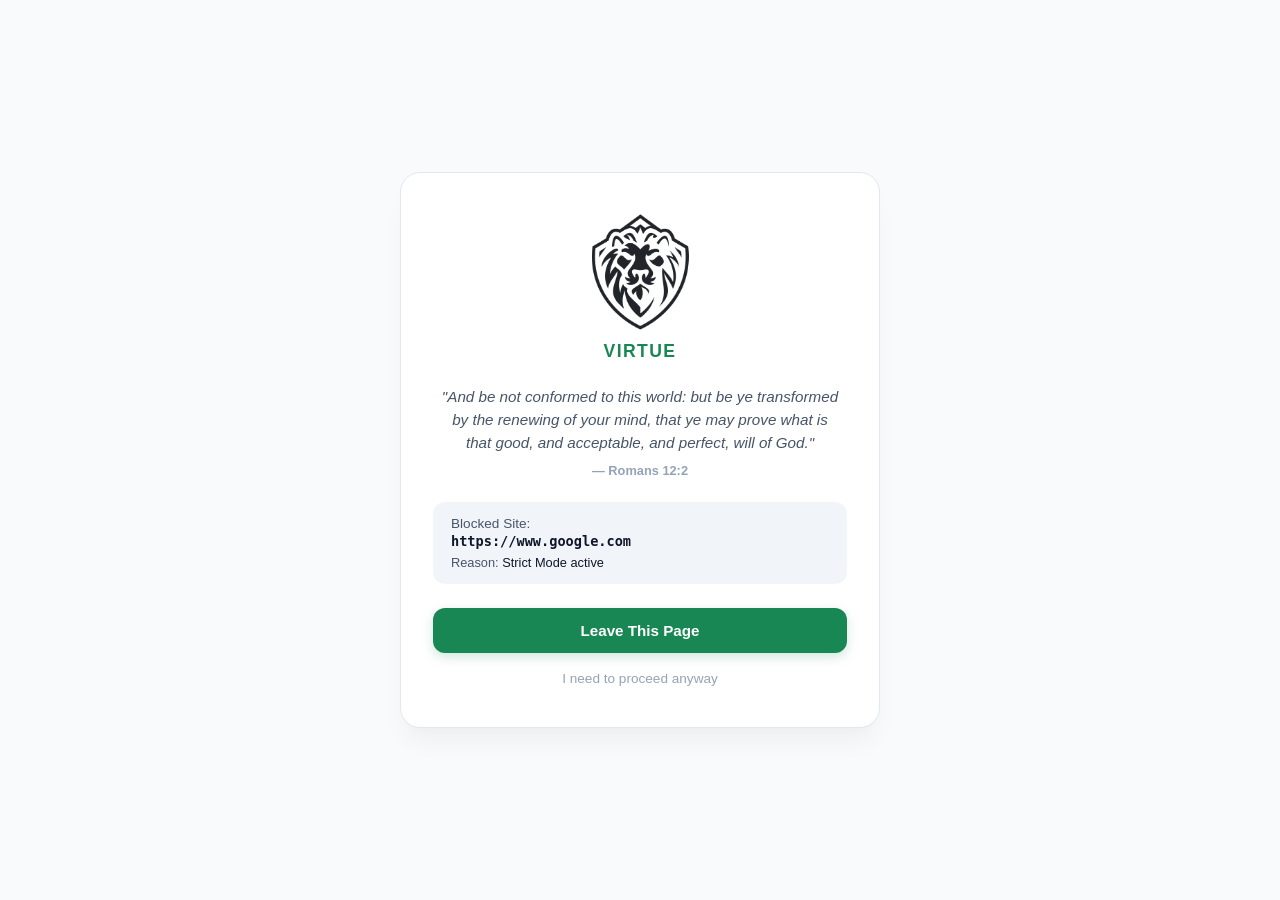
<file: blocked.html>
<!DOCTYPE html>
<html lang="en">
<head>
  <meta charset="utf-8">
  <meta name="viewport" content="width=device-width, initial-scale=1.0">
  <title>Pause & Reflect — Virtue</title>
  <style>
    :root {
      --bg-color: #f8fafc;
      --card-bg: #ffffff;
      --text-main: #0f172a;
      --text-muted: #475569;
      --accent-color: #198754;
      --accent-hover: #146c43;
      --border-color: #e2e8f0;
      --danger-color: #dc2626;
    }

    * {
      box-sizing: border-box;
      margin: 0;
      padding: 0;
    }

    body {
      font-family: -apple-system, BlinkMacSystemFont, "Segoe UI", Roboto, sans-serif;
      background-color: var(--bg-color);
      color: var(--text-main);
      display: flex;
      align-items: center;
      justify-content: center;
      min-height: 100vh;
      padding: 24px;
    }

    .card {
      background: var(--card-bg);
      border-radius: 20px;
      box-shadow: 0 20px 25px -5px rgba(0, 0, 0, 0.04), 0 8px 10px -6px rgba(0, 0, 0, 0.02);
      width: 100%;
      max-width: 480px;
      padding: 40px 32px;
      text-align: center;
      border: 1px solid var(--border-color);
    }

    .brand-header {
      display: flex;
      flex-direction: column;
      align-items: center;
      gap: 10px;
      margin-bottom: 24px;
    }

    .brand-header img {
      height: 118px;
      width: auto;
      object-fit: contain;
    }

    .brand-title {
      font-size: 1.1rem;
      font-weight: 800;
      letter-spacing: 0.08em;
      color: var(--accent-color);
    }

    /* Clean Editorial Scripture */
    .scripture-container {
      margin-bottom: 24px;
      padding: 0 8px;
    }

    .scripture-text {
      font-size: 0.95rem;
      font-style: italic;
      color: var(--text-muted);
      line-height: 1.5;
      margin-bottom: 8px;
    }

    .scripture-ref {
      font-size: 0.8rem;
      font-weight: 600;
      color: #94a3b8;
    }

    /* Streamlined Context Info */
    .context-banner {
      background: #f1f5f9;
      border-radius: 12px;
      padding: 14px 18px;
      margin-bottom: 24px;
      text-align: left;
      font-size: 0.85rem;
      color: var(--text-muted);
    }

    .context-banner .target-url {
      font-family: monospace;
      color: var(--text-main);
      font-weight: 600;
      word-break: break-all;
      margin-top: 2px;
    }

    /* Clean Accordion */
    .approved-accordion {
      margin-bottom: 24px;
      border: 1px solid var(--border-color);
      border-radius: 12px;
      text-align: left;
      overflow: hidden;
      background: #ffffff;
    }

    .approved-accordion summary {
      padding: 12px 16px;
      font-size: 0.85rem;
      font-weight: 600;
      color: var(--accent-color);
      cursor: pointer;
      background: #f8fafc;
      user-select: none;
    }

    .approved-list-content {
      max-height: 130px;
      overflow-y: auto;
      padding: 12px 16px;
      border-top: 1px solid var(--border-color);
      font-size: 0.83rem;
    }

    .approved-list-content ul {
      padding-left: 16px;
      margin: 0;
    }

    .approved-list-content li {
      margin-bottom: 4px;
    }

    .approved-list-content a {
      color: #2563eb;
      text-decoration: none;
    }

    /* Primary CTA */
    .btn-safety {
      background-color: var(--accent-color);
      color: white;
      border: none;
      padding: 14px 20px;
      font-size: 0.95rem;
      font-weight: 600;
      border-radius: 12px;
      cursor: pointer;
      width: 100%;
      transition: background-color 0.2s ease, transform 0.1s ease;
      box-shadow: 0 4px 12px rgba(25, 135, 84, 0.2);
    }

    .btn-safety:hover {
      background-color: var(--accent-hover);
    }

    .override-link {
      display: inline-block;
      margin-top: 18px;
      font-size: 0.85rem;
      color: #94a3b8;
      text-decoration: none;
      cursor: pointer;
    }

    .override-link:hover {
      color: var(--text-muted);
      text-decoration: underline;
    }

    /* Override Panel & PIN Styles */
    .pin-box {
      margin-top: 20px;
      padding-top: 20px;
      border-top: 1px dashed var(--border-color);
      text-align: left;
    }

    .warning-box {
      background-color: #fef2f2;
      border: 1px solid #fee2e2;
      color: #991b1b;
      padding: 12px 14px;
      border-radius: 10px;
      font-size: 0.82rem;
      line-height: 1.4;
      margin-bottom: 14px;
    }

    .pin-controls {
      display: flex;
      gap: 10px;
      align-items: center;
      margin-bottom: 12px;
    }

    input[type="password"] {
      width: 110px;
      padding: 10px;
      font-size: 1.1rem;
      text-align: center;
      letter-spacing: 4px;
      border: 1px solid var(--border-color);
      border-radius: 10px;
      outline: none;
    }

    input[type="password"]:focus {
      border-color: var(--accent-color);
      box-shadow: 0 0 0 3px rgba(25, 135, 84, 0.1);
    }

    .btn-override {
      background-color: var(--danger-color);
      color: white;
      border: none;
      padding: 10px 16px;
      font-size: 0.88rem;
      font-weight: 600;
      border-radius: 10px;
      cursor: pointer;
      flex-grow: 1;
    }

    .btn-override:hover {
      background-color: #b91c1c;
    }

    .checkbox-container {
      display: flex;
      align-items: flex-start;
      gap: 8px;
      font-size: 0.82rem;
      color: var(--text-muted);
      cursor: pointer;
      margin-top: 12px;
    }

    .forgot-pin-link {
      display: inline-block;
      font-size: 0.8rem;
      color: #94a3b8;
      text-decoration: none;
      cursor: pointer;
      margin-top: 10px;
    }

    .forgot-pin-link:hover {
      color: var(--accent-color);
      text-decoration: underline;
    }

    .hidden {
      display: none !important;
    }
  </style>
</head>
<body>

  <div class="card">
    <div class="brand-header">
      <img src="virtue_logo.png" alt="Virtue Logo">
      <div class="brand-title">VIRTUE</div>
    </div>

    <div class="scripture-container">
      <div class="scripture-text" id="scriptureText">"There hath no temptation taken you but such as is common to man: but God is faithful..."</div>
      <div class="scripture-ref" id="scriptureRef">1 Corinthians 10:13</div>
    </div>

    <!-- Context Info -->
    <div class="context-banner">
      <div>Blocked Site:</div>
      <div class="target-url" id="targetUrlDisplay">https://www.facebook.com/</div>
      <div style="margin-top: 6px; font-size: 0.8rem;">Reason: <span id="reasonDisplay" style="color: var(--text-main);">Strict Mode active</span></div>
    </div>

    <!-- Approved Sites Accordion -->
    <details class="approved-accordion hidden" id="approvedAccordion">
      <summary id="accordionSummaryTitle">View Approved Sites (0 allowed)</summary>
      <div class="approved-list-content">
        <ul id="approvedSitesList"></ul>
      </div>
    </details>

    <button class="btn-safety" id="safetyBtn">Leave This Page</button>

    <div>
      <a class="override-link" id="revealOverrideLink">I need to proceed anyway</a>
    </div>

    <!-- Override Panel -->
    <div class="pin-box hidden" id="overridePanel">
      <div class="warning-box">
        ⚠️ <strong>Accountability Notice:</strong> Entering your PIN will override this block and log this event to <span id="partnerName">your partner</span>'s report.
      </div>

      <div class="pin-controls">
        <input type="password" id="pinInput" maxlength="4" placeholder="••••" inputmode="numeric">
        <button class="btn-override" id="confirmOverrideBtn">Unlock & Proceed</button>
      </div>

      <label class="checkbox-container">
        <input type="checkbox" id="permanentAddCheckbox">
        <span>Permanently add this site to my Approved List</span>
      </label>

      <div>
        <a class="forgot-pin-link" id="forgotPinLink">Forgot PIN?</a>
      </div>
    </div>
  </div>

  <script src="blocked.js"></script>
</body>
</html>
</file>
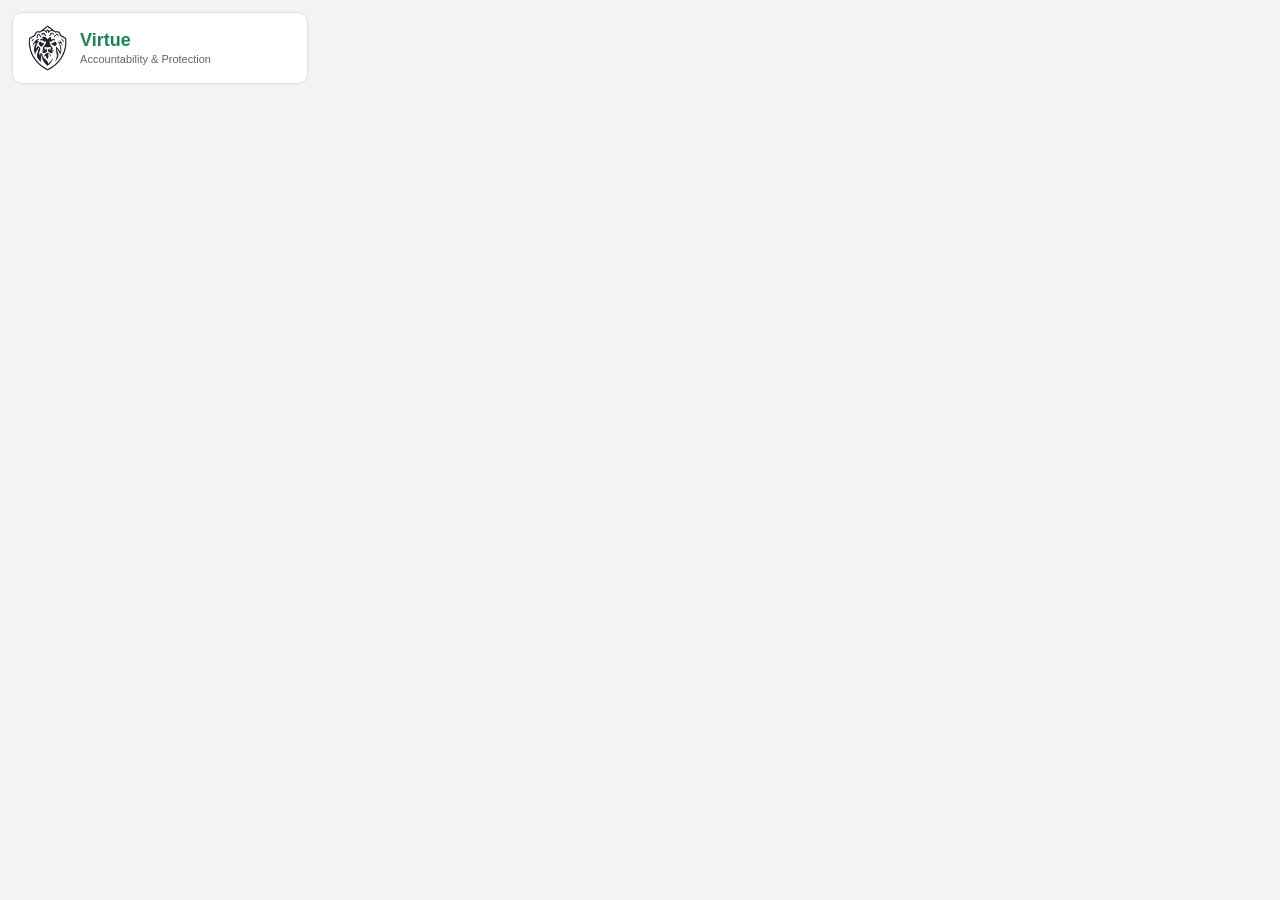
<file: popup.html>
<!DOCTYPE html>
<html>
<head>
  <meta charset="utf-8">
  <meta name="viewport" content="width=device-width, initial-scale=1.0">
  <title>Virtue Protection</title>
  <link rel="stylesheet" href="popup.css">
</head>
<body>

  <div class="brand-header">
    <img src="docs/virtue_logo.png" alt="Virtue Logo">
    <div>
      <h2>Virtue</h2>
      <p>Accountability & Protection</p>
    </div>
  </div>

  <!-- NON-CHROME BROWSER WARNING CARD (Hidden by default) -->
  <div id="browserWarningCard" class="card hidden" style="border-left: 3px solid #f59e0b; background-color: #fffbeb; padding: 12px; margin-bottom: 12px; display: none;">
    <div style="font-weight: 600; color: #b45309; font-size: 12px; margin-bottom: 4px;">⚠️ Google Chrome Required</div>
    <p id="browserWarningText" style="font-size: 11px; color: #92400e; line-height: 1.4; margin: 0;">
      Virtue uses native profile synchronization and requires Google Chrome to function correctly. Please open Virtue in Chrome.
    </p>
  </div>

  <div id="setupScreen" class="screen hidden">
    <div id="authStepContainer" class="card">
      <p style="font-size: 12px; color: var(--text-muted); text-align: center; margin-bottom: 12px;">
        Connect your primary Google Account to link your accountability vault.
      </p>
      <button id="authGoogleBtn" class="btn btn-outline" style="background-color: #ffffff;">
        <svg width="18" height="18" viewBox="0 0 18 18" xmlns="http://www.w3.org/2000/svg">
          <path d="M17.64 9.205c0-.639-.057-1.252-.164-1.841H9v3.481h4.844a4.14 4.14 0 0 1-1.796 2.716v2.259h2.908c1.702-1.567 2.684-3.875 2.684-6.615z" fill="#4285F4"/>
          <path d="M9 18c2.43 0 4.467-.806 5.956-2.18l-2.908-2.259c-.806.54-1.837.86-3.048.86-2.344 0-4.328-1.584-5.036-3.711H.957v2.332A8.997 8.997 0 0 0 9 18z" fill="#34A853"/>
          <path d="M3.964 10.71A5.41 5.41 0 0 1 3.682 9c0-.593.102-1.17.282-1.71H4.958H.957A8.996 8.996 0 0 0 0 9c0 1.452.348 2.827.957 4.042l3.007-2.332z" fill="#FBBC05"/>
          <path d="M9 3.58c1.321 0 2.508.454 3.44 1.345l2.582-2.58C13.463.891 11.426 0 9 0A8.997 8.997 0 0 0 .957 4.958L3.964 7.29C4.672 5.163 6.656 3.58 9 3.58z" fill="#EA4335"/>
        </svg>
        <span>Connect Google Account</span>
      </button>
    </div>

    <div id="existingVaultNotice" class="hidden" style="background: #e8f5e9; border-left: 3px solid var(--primary); padding: 8px 10px; border-radius: 6px; margin-bottom: 10px; font-size: 11px; color: #1b5e20;">
      <span id="existingVaultText">👋 Welcome back! Found existing Virtue vault.</span>
    </div>

    <div id="profileFormFields" class="card hidden">
      <div id="userNameGroup">
        <label class="info-label" for="userNameInput">Your Name</label>
        <input type="text" id="userNameInput" placeholder="e.g., John Adams">
      </div>

      <div id="partnerNameGroup">
        <label class="info-label" for="partnerNameInput">Accountability Partner's Name</label>
        <input type="text" id="partnerNameInput" placeholder="e.g., George Washington">
      </div>

      <div id="partnerEmailGroup">
        <label class="info-label" for="partnerEmailInput">Partner's Email Address</label>
        <input type="email" id="partnerEmailInput" placeholder="e.g., trustedfriend@email.com">
      </div>

      <div>
        <label id="pinLabelText" class="info-label" for="masterPinInput">Create a 4-Digit Master PIN</label>
        <input type="password" id="masterPinInput" maxlength="4" placeholder="••••" inputmode="numeric" required>
      </div>

      <!-- Incognito Protection Guidance Box -->
      <div style="background: var(--warning-bg); border-left: 3px solid var(--warning-border); padding: 8px 10px; border-radius: 6px; margin: 12px 0 8px 0;">
        <div class="info-label" style="color: var(--warning-text); font-size: 10px; margin-bottom: 2px;">🛡️ RECOMMENDED: INCOGNITO PROTECTION</div>
        <p style="font-size: 11px; color: var(--warning-text); line-height: 1.35; margin: 0 0 8px 0;">
          To monitor Incognito windows, Chrome requires enabling <strong>Allow in Incognito</strong> in extension settings.
        </p>
        <button id="openExtensionSettingsBtn" type="button" class="btn btn-outline" style="font-size: 11px; padding: 5px 8px; background: #ffffff; width: 100%;">
          ⚙️ Open Chrome Settings to Enable
        </button>
      </div>

      <button id="completeSetupBtn" class="btn btn-primary" style="margin-top: 6px;">
        Complete Setup & Activate
      </button>
    </div>

    <p id="status" class="status-text" style="font-size: 11px; text-align: center; margin-top: 6px;"></p>
  </div>

  <div id="dashboardScreen" class="screen hidden">
    <!-- TOOLBAR / STATUS HEADER -->
    <div style="display: flex; justify-content: space-between; align-items: center; margin-bottom: 10px; padding: 0 2px;">
      <span id="syncBadge" class="badge">🟢 PROTECTION ACTIVE</span>
      <button id="openSettingsBtn" title="Settings" class="btn-icon-link">
        <svg width="14" height="14" viewBox="0 0 24 24" fill="none" stroke="currentColor" stroke-width="2" stroke-linecap="round" stroke-linejoin="round"><circle cx="12" cy="12" r="3"></circle><path d="M19.4 15a1.65 1.65 0 0 0 .33 1.82l.06.06a2 2 0 0 1 0 2.83 2 2 0 0 1-2.83 0l-.06-.06a1.65 1.65 0 0 0-1.82-.33 1.65 1.65 0 0 0-1 1.51V21a2 2 0 0 1-2 2 2 2 0 0 1-2-2v-.09A1.65 1.65 0 0 0 9 19.4a1.65 1.65 0 0 0-1.82.33l-.06.06a2 2 0 0 1-2.83 0 2 2 0 0 1 0-2.83l.06-.06a1.65 1.65 0 0 0 .33-1.82 1.65 1.65 0 0 0-1.51-1H3a2 2 0 0 1-2-2 2 2 0 0 1 2-2h.09A1.65 1.65 0 0 0 4.6 9a1.65 1.65 0 0 0-.33-1.82l-.06-.06a2 2 0 0 1 0-2.83 2 2 0 0 1 2.83 0l.06.06a1.65 1.65 0 0 0 1.82.33H9a1.65 1.65 0 0 0 1-1.51V3a2 2 0 0 1 2-2 2 2 0 0 1 2 2v.09a1.65 1.65 0 0 0 1 1.51 1.65 1.65 0 0 0 1.82-.33l.06-.06a2 2 0 0 1 2.83 0 2 2 0 0 1 0 2.83l-.06-.06a1.65 1.65 0 0 0-.33 1.82V9a1.65 1.65 0 0 0 1.51 1H21a2 2 0 0 1 2 2 2 2 0 0 1-2 2h-.09a1.65 1.65 0 0 0-1.51 1z"></path></svg>
        <span>Settings</span>
      </button>
    </div>

    <!-- ACCOUNT INFO CARD -->
    <div class="card" style="padding: 12px 14px; margin-bottom: 12px;">
      <div style="padding-bottom: 8px; border-bottom: 1px solid var(--border);">
        <span class="info-label">CONNECTED ACCOUNT</span>
        <div id="accountDisplay" class="info-value">Loading...</div>
      </div>
      <div style="padding-top: 8px;">
        <span class="info-label">ACCOUNTABILITY PARTNER</span>
        <div id="partnerDisplayEmail" class="info-value">Loading...</div>
      </div>
    </div>

    <!-- MAIN ACTION BUTTON -->
    <a id="viewSheetLink" href="#" target="_blank" class="btn btn-primary" style="text-decoration: none; margin-bottom: 10px; display: flex; align-items: center; justify-content: center; gap: 8px;">
      <span>Open Accountability Report</span>
      <svg width="14" height="14" viewBox="0 0 24 24" fill="none" stroke="currentColor" stroke-width="2.5" stroke-linecap="round" stroke-linejoin="round"><path d="M18 13v6a2 2 0 0 1-2 2H5a2 2 0 0 1-2-2V8a2 2 0 0 1 2-2h6"></path><polyline points="15 3 21 3 21 9"></polyline><line x1="10" y1="14" x2="21" y2="3"></line></svg>
    </a>

    <!-- UNLOCK PIN AREA -->
    <div id="pinPromptArea" class="card hidden" style="border-color: var(--primary);">
      <label id="pinLabel" for="verifyPinInput" class="info-label" style="color: var(--primary);">Enter 4-Digit Master PIN</label>
      <div style="display: flex; gap: 6px; margin-top: 4px;">
        <input type="password" id="verifyPinInput" maxlength="4" placeholder="••••" inputmode="numeric" style="margin: 0; flex: 1;">
        <button id="submitPinBtn" class="btn btn-primary" style="width: auto; padding: 0 14px;">Unlock</button>
        <button id="cancelPinBtn" class="btn btn-secondary" style="width: auto; padding: 0 10px;">Cancel</button>
      </div>
      <a id="forgotPinLink" href="#" style="font-size: 11px; color: var(--text-muted); display: block; margin-top: 6px; text-align: center; text-decoration: none;">Forgot PIN?</a>
    </div>
  </div>

  <div id="settingsScreen" class="screen hidden">
    <button id="backToDashboardBtn" class="btn btn-secondary" style="margin-bottom: 10px; font-size: 12px; padding: 7px;">
      ← Back to Dashboard
    </button>

    <!-- PROFILE SETTINGS AT THE TOP -->
    <div class="card" style="margin-bottom: 10px;">
      <div class="info-label" style="font-size: 11px; margin-bottom: 8px;">PROFILE SETTINGS</div>
      
      <label class="info-label" for="editUserNameInput">YOUR NAME</label>
      <input type="text" id="editUserNameInput">

      <label class="info-label" for="editPartnerNameInput">PARTNER NAME</label>
      <input type="text" id="editPartnerNameInput">

      <label class="info-label" for="editPartnerEmailInput">PARTNER EMAIL</label>
      <input type="email" id="editPartnerEmailInput">

      <div id="emailWarningNotice" style="background: var(--warning-bg); border-left: 3px solid var(--warning-border); padding: 6px 8px; border-radius: 4px; font-size: 10px; color: var(--warning-text); margin-bottom: 8px;">
        ⚠️ Changing email dispatches an alert to your existing partner.
      </div>

      <button id="saveProfileBtn" class="btn btn-primary">
        Save Profile
      </button>
      <p id="profileStatusText" style="font-size: 11px; text-align: center; margin-top: 4px; display: none;"></p>
    </div>

    <!-- WEEKLY ACCOUNTABILITY REPORT STATUS CARD -->
    <div class="card" style="margin-bottom: 10px;">
      <div class="info-label" style="font-size: 11px; margin-bottom: 6px;">WEEKLY ACCOUNTABILITY REPORT</div>
      <p style="font-size: 11px; color: var(--text-muted); margin-bottom: 12px; line-height: 1.35;">
        Sent automatically every Monday at 9:00 AM local time.
      </p>

      <div style="background: var(--input-bg); border: 1px solid var(--border); border-radius: 6px; padding: 10px 12px; margin-bottom: 12px;">
        <div style="display: flex; justify-content: space-between; align-items: center; margin-bottom: 6px;">
          <span style="font-size: 10px; font-weight: 700; color: var(--text-muted); text-transform: uppercase;">Last Sent</span>
          <span id="lastSentDisplay" style="font-size: 11px; font-weight: 700; color: var(--text-main);">Never</span>
        </div>
        <div style="display: flex; justify-content: space-between; align-items: center;">
          <span style="font-size: 10px; font-weight: 700; color: var(--text-muted); text-transform: uppercase;">Next Scheduled</span>
          <span id="nextDueDisplay" style="font-size: 11px; font-weight: 700; color: var(--primary);">Mon, Oct 19, 9:00 AM</span>
        </div>
      </div>

      <button id="btnSendTestReport" class="btn btn-outline" style="font-size: 11px; padding: 7px; width: 100%;">
        Send Test Report Now
      </button>
      <p id="testReportFeedback" style="font-size: 11px; text-align: center; margin-top: 6px; margin-bottom: 0; display: none;"></p>
    </div>

    <!-- FILTERING MODE & CUSTOM LIST MANAGEMENT -->
    <div class="card">
      <div class="info-label" style="font-size: 11px; margin-bottom: 6px;">⚙️ FILTERING MODE</div>
      <p style="font-size: 11px; color: var(--text-muted); margin-bottom: 10px; line-height: 1.35;">
        Choose how Virtue enforces your boundaries.
      </p>

      <div style="display: flex; flex-direction: column; gap: 8px; margin-bottom: 14px;">
        <label style="display: flex; align-items: flex-start; gap: 8px; cursor: pointer; font-size: 12px;">
          <input type="radio" name="filterModeRadio" value="standard" checked style="margin-top: 2px;">
          <div>
            <strong style="color: var(--text-main);">Standard</strong>
            <div style="font-size: 11px; color: var(--text-muted); margin-top: 1px;">Automatically blocks explicit sites and your custom blocklist rules.</div>
          </div>
        </label>

        <label style="display: flex; align-items: flex-start; gap: 8px; cursor: pointer; font-size: 12px;">
          <input type="radio" name="filterModeRadio" value="strict" style="margin-top: 2px;">
          <div>
            <strong style="color: var(--text-main);">Strict</strong>
            <div style="font-size: 11px; color: var(--text-muted); margin-top: 1px;">Blocks ALL internet traffic except sites explicitly on your approved list.</div>
          </div>
        </label>
      </div>

      <div style="border-top: 1px solid var(--border); padding-top: 12px; margin-top: 12px;">
        <div id="domainSectionTitle" class="info-label" style="font-size: 11px; margin-bottom: 2px;">🚫 BLOCKLIST</div>
        <p id="domainSectionSubtext" style="font-size: 11px; color: var(--text-muted); margin-bottom: 8px;">
          Explicitly listed domains will be intercepted.
        </p>

        <div class="segmented-control">
          <button id="modeBlocklistBtn" class="btn-segmented active">Blocklist</button>
          <button id="modeApprovedListBtn" class="btn-segmented">Approved List</button>
        </div>

        <div id="domainContainer">
          <div id="editDomainRow" style="display: flex; gap: 6px; margin-bottom: 6px;">
            <input type="text" id="domainInput" placeholder="e.g., website.com" style="margin: 0; flex: 1;">
            <button id="addDomainBtn" class="btn btn-primary" style="width: auto; padding: 0 14px;">Add</button>
          </div>
          <ul id="domainView" class="domain-list"></ul>
        </div>
      </div>
    </div>
  </div>

  <div id="forgotPinModal" class="card hidden" style="position: absolute; top: 20px; left: 12px; right: 12px; z-index: 100; border-color: var(--primary); box-shadow: 0 4px 12px rgba(0,0,0,0.15);">
    <div class="info-label" style="color: var(--primary); font-size: 11px; margin-bottom: 6px;">🔑 RECOVER MASTER PIN</div>
    <p style="font-size: 11px; color: var(--text-main); line-height: 1.4; margin-bottom: 12px;">
      Send your 4-digit security PIN to your connected Google Account email address.
    </p>
    <div style="display: flex; gap: 6px;">
      <button id="sendRecoveryEmailBtn" class="btn btn-primary" style="flex: 1; padding: 7px; font-size: 12px;">Send Email</button>
      <button id="closeForgotPinBtn" class="btn btn-secondary" style="width: auto; padding: 7px 12px; font-size: 12px;">Cancel</button>
    </div>
  </div>

  <script type="module" src="popup.js"></script>
</body>
</html>
</file>
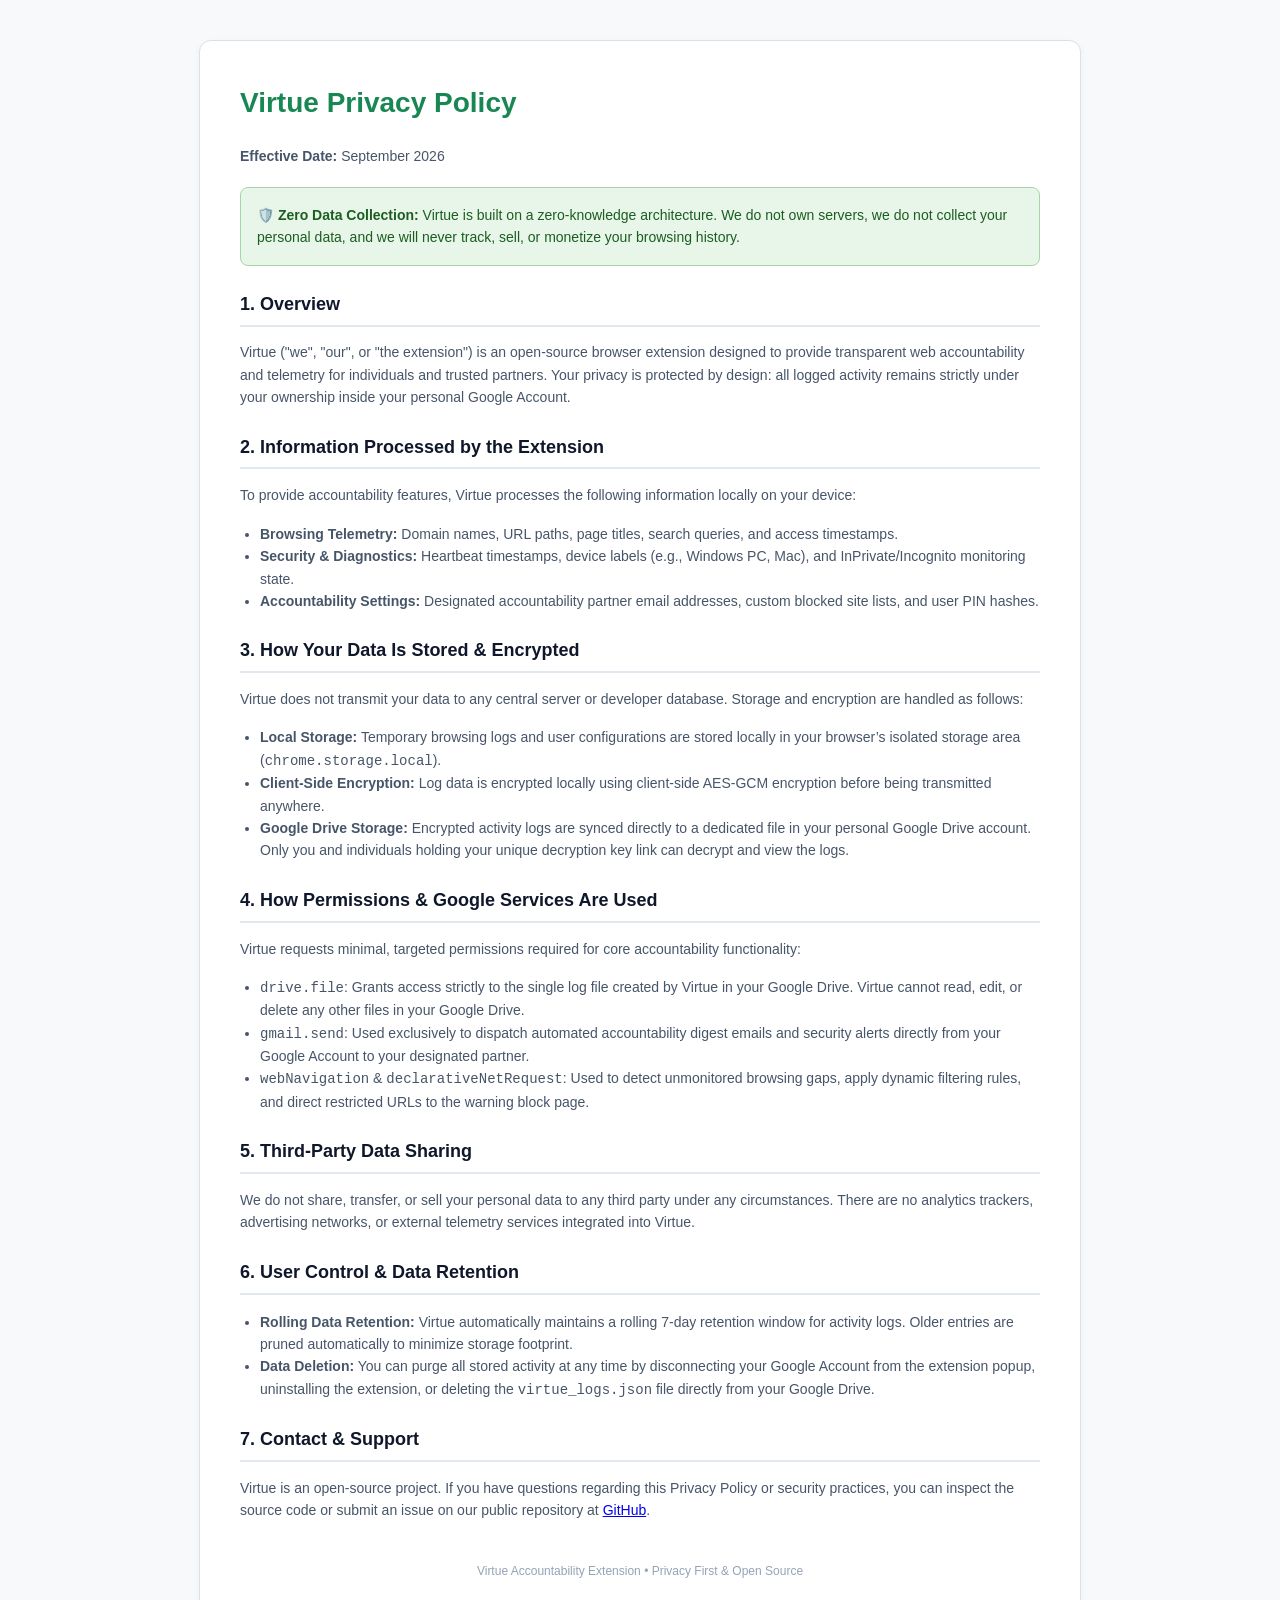
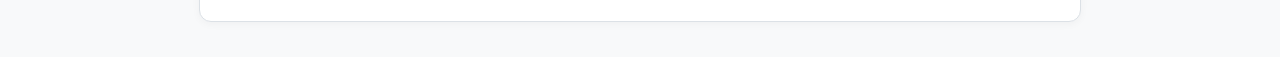
<file: docs/privacy.html>
<!DOCTYPE html>
<html lang="en">
<head>
  <meta charset="UTF-8">
  <meta name="viewport" content="width=device-width, initial-scale=1.0">
  <title>Virtue | Privacy Policy</title>
  <style>
    body { font-family: -apple-system, BlinkMacSystemFont, "Segoe UI", Roboto, sans-serif; line-height: 1.6; color: #212529; background: #f8f9fa; margin: 0; padding: 40px 20px; }
    .container { max-width: 800px; margin: 0 auto; background: #ffffff; padding: 40px; border-radius: 12px; border: 1px solid #dce1e6; box-shadow: 0 2px 8px rgba(0,0,0,0.04); }
    h1 { color: #198754; font-size: 28px; margin-top: 0; }
    h2 { color: #0f172a; font-size: 18px; margin-top: 24px; border-bottom: 2px solid #e2e8f0; padding-bottom: 6px; }
    p, li { font-size: 14px; color: #475569; }
    ul { padding-left: 20px; }
    .highlight-box { background: #e8f5e9; border: 1px solid #a5d6a7; color: #1b5e20; padding: 16px; border-radius: 8px; font-weight: 500; font-size: 14px; margin: 20px 0; }
    footer { margin-top: 40px; font-size: 12px; color: #94a3b8; text-align: center; }
  </style>
</head>
<body>

  <div class="container">
    <h1>Virtue Privacy Policy</h1>
    <p><strong>Effective Date:</strong> September 2026</p>

    <div class="highlight-box">
      🛡️ <strong>Zero Data Collection:</strong> Virtue is built on a zero-knowledge architecture. We do not own servers, we do not collect your personal data, and we will never track, sell, or monetize your browsing history.
    </div>

    <h2>1. Overview</h2>
    <p>Virtue ("we", "our", or "the extension") is an open-source browser extension designed to provide transparent web accountability and telemetry for individuals and trusted partners. Your privacy is protected by design: all logged activity remains strictly under your ownership inside your personal Google Account.</p>

    <h2>2. Information Processed by the Extension</h2>
    <p>To provide accountability features, Virtue processes the following information locally on your device:</p>
    <ul>
      <li><strong>Browsing Telemetry:</strong> Domain names, URL paths, page titles, search queries, and access timestamps.</li>
      <li><strong>Security & Diagnostics:</strong> Heartbeat timestamps, device labels (e.g., Windows PC, Mac), and InPrivate/Incognito monitoring state.</li>
      <li><strong>Accountability Settings:</strong> Designated accountability partner email addresses, custom blocked site lists, and user PIN hashes.</li>
    </ul>

    <h2>3. How Your Data Is Stored & Encrypted</h2>
    <p>Virtue does not transmit your data to any central server or developer database. Storage and encryption are handled as follows:</p>
    <ul>
      <li><strong>Local Storage:</strong> Temporary browsing logs and user configurations are stored locally in your browser’s isolated storage area (<code>chrome.storage.local</code>).</li>
      <li><strong>Client-Side Encryption:</strong> Log data is encrypted locally using client-side AES-GCM encryption before being transmitted anywhere.</li>
      <li><strong>Google Drive Storage:</strong> Encrypted activity logs are synced directly to a dedicated file in your personal Google Drive account. Only you and individuals holding your unique decryption key link can decrypt and view the logs.</li>
    </ul>

    <h2>4. How Permissions & Google Services Are Used</h2>
    <p>Virtue requests minimal, targeted permissions required for core accountability functionality:</p>
    <ul>
      <li><code>drive.file</code>: Grants access strictly to the single log file created by Virtue in your Google Drive. Virtue cannot read, edit, or delete any other files in your Google Drive.</li>
      <li><code>gmail.send</code>: Used exclusively to dispatch automated accountability digest emails and security alerts directly from your Google Account to your designated partner.</li>
      <li><code>webNavigation</code> & <code>declarativeNetRequest</code>: Used to detect unmonitored browsing gaps, apply dynamic filtering rules, and direct restricted URLs to the warning block page.</li>
    </ul>

    <h2>5. Third-Party Data Sharing</h2>
    <p>We do not share, transfer, or sell your personal data to any third party under any circumstances. There are no analytics trackers, advertising networks, or external telemetry services integrated into Virtue.</p>

    <h2>6. User Control & Data Retention</h2>
    <ul>
      <li><strong>Rolling Data Retention:</strong> Virtue automatically maintains a rolling 7-day retention window for activity logs. Older entries are pruned automatically to minimize storage footprint.</li>
      <li><strong>Data Deletion:</strong> You can purge all stored activity at any time by disconnecting your Google Account from the extension popup, uninstalling the extension, or deleting the <code>virtue_logs.json</code> file directly from your Google Drive.</li>
    </ul>

    <h2>7. Contact & Support</h2>
    <p>Virtue is an open-source project. If you have questions regarding this Privacy Policy or security practices, you can inspect the source code or submit an issue on our public repository at <a href="https://github.com/tbehman/virtue-extension" target="_blank">GitHub</a>.</p>

    <footer>
      Virtue Accountability Extension • Privacy First & Open Source
    </footer>
  </div>

</body>
</html>
</file>
<file: popup.css>
:root {
  --primary: #198754;
  --primary-hover: #146c43;
  --bg: #f1f3f5;
  --card-bg: #ffffff;
  --text-main: #212529;
  --text-muted: #5f666d;
  --danger: #dc3545;
  --border: #dce1e6;
  --input-bg: #f8f9fa;
  --warning-bg: #fffcf0;
  --warning-border: #f2d388;
  --warning-text: #78350f;
}

* {
  box-sizing: border-box;
  margin: 0;
  padding: 0;
}

body {
  width: 320px;
  padding: 12px;
  font-family: -apple-system, BlinkMacSystemFont, "Segoe UI", Roboto, Helvetica, Arial, sans-serif;
  background-color: var(--bg);
  color: var(--text-main);
}

.hidden { 
  display: none !important; 
}

/* Uniform Full-Width Card Components */
.brand-header, .card {
  width: 100%;
  background: var(--card-bg);
  padding: 12px 14px;
  border-radius: 10px;
  border: 1px solid var(--border);
  margin-bottom: 10px;
  box-shadow: 0 1px 3px rgba(0,0,0,0.03);
}

.brand-header {
  display: flex;
  align-items: center;
  gap: 12px;
}

/* Virtue Logo Scaled Up 20% (38px -> 46px) */
.brand-header img {
  height: 46px;
  width: auto;
  object-fit: contain;
}

.brand-header h2 {
  font-size: 18px;
  color: var(--primary);
  font-weight: 700;
  line-height: 1.1;
}

.brand-header p {
  margin-top: 2px;
  font-size: 11px;
  color: var(--text-muted);
  font-weight: 500;
}

/* Status Badge Pill */
.badge {
  background: #e8f5e9;
  color: #1b5e20;
  padding: 4px 10px;
  border-radius: 12px;
  font-size: 11px;
  font-weight: 700;
  display: inline-flex;
  align-items: center;
  gap: 6px;
}

/* Info Data Groups & Typographic Differentiation */
.info-group {
  margin-bottom: 12px;
}

.info-group:last-child {
  margin-bottom: 0;
}

.info-label {
  font-size: 10px;
  font-weight: 700;
  color: var(--text-muted);
  text-transform: uppercase;
  letter-spacing: 0.5px;
  margin-bottom: 2px;
  display: block;
}

.info-value {
  font-size: 13px;
  font-weight: 500;
  color: var(--text-main);
  word-break: break-all;
}

/* Standardized Buttons */
.btn {
  width: 100%;
  padding: 10px 12px;
  border: none;
  border-radius: 6px;
  font-weight: 700;
  font-size: 13px;
  cursor: pointer;
  display: flex;
  align-items: center;
  justify-content: center;
  gap: 8px;
  transition: all 0.15s ease;
}

.btn-primary { 
  background: var(--primary); 
  color: #ffffff; 
}
.btn-primary:hover { 
  background: var(--primary-hover); 
}

.btn-secondary { 
  background: #e9ecef; 
  color: var(--text-main); 
}
.btn-secondary:hover { 
  background: #dee2e6; 
}

.btn-outline { 
  background: #ffffff; 
  border: 1px solid var(--border); 
  color: var(--text-main); 
}
.btn-outline:hover { 
  background: #f8f9fa; 
  border-color: #c1c9d0; 
}

/* Frameless Icon Action (Toolbar / Settings) */
.btn-icon-link {
  background: transparent;
  border: none;
  color: var(--text-muted);
  font-size: 12px;
  font-weight: 600;
  cursor: pointer;
  display: inline-flex;
  align-items: center;
  gap: 5px;
  padding: 4px 8px;
  border-radius: 6px;
  transition: all 0.15s ease;
}

.btn-icon-link:hover {
  background-color: #e9ecef;
  color: var(--text-main);
}

/* Defined High-Contrast Input Fields */
input[type="text"], input[type="password"], input[type="email"] {
  width: 100%;
  padding: 8px 10px;
  margin: 4px 0 10px 0;
  background-color: var(--input-bg);
  border: 1px solid var(--border);
  border-radius: 6px;
  font-size: 12px;
  color: var(--text-main);
  outline: none;
  transition: border-color 0.15s ease, background-color 0.15s ease, box-shadow 0.15s ease;
}

input:focus {
  background-color: #ffffff;
  border-color: var(--primary);
  box-shadow: 0 0 0 3px rgba(25, 135, 84, 0.12);
}

/* iOS / SaaS Style Segmented Control Track */
.segmented-control {
  display: flex;
  gap: 3px;
  background: #e9ecef;
  padding: 3px;
  border-radius: 8px;
  margin-bottom: 10px;
}

.btn-segmented {
  flex: 1;
  padding: 6px;
  font-size: 11px;
  border: none;
  background: transparent;
  color: var(--text-muted);
  cursor: pointer;
  border-radius: 6px;
  font-weight: 600;
  transition: all 0.15s ease;
}

/* Active Segment Pill */
.btn-segmented.active {
  background: #ffffff;
  color: var(--primary);
  box-shadow: 0 1px 3px rgba(0,0,0,0.1);
}

ul.domain-list {
  list-style: none;
  margin-top: 8px;
  max-height: 110px;
  overflow-y: auto;
}

ul.domain-list li {
  display: flex;
  justify-content: space-between;
  align-items: center;
  padding: 6px 0;
  border-bottom: 1px solid var(--border);
  font-size: 12px;
}

ul.domain-list li:last-child {
  border-bottom: none;
}

.delete-btn {
  background: none;
  border: none;
  color: var(--danger);
  font-size: 14px;
  cursor: pointer;
  padding: 0 4px;
  font-weight: bold;
}
</file>
